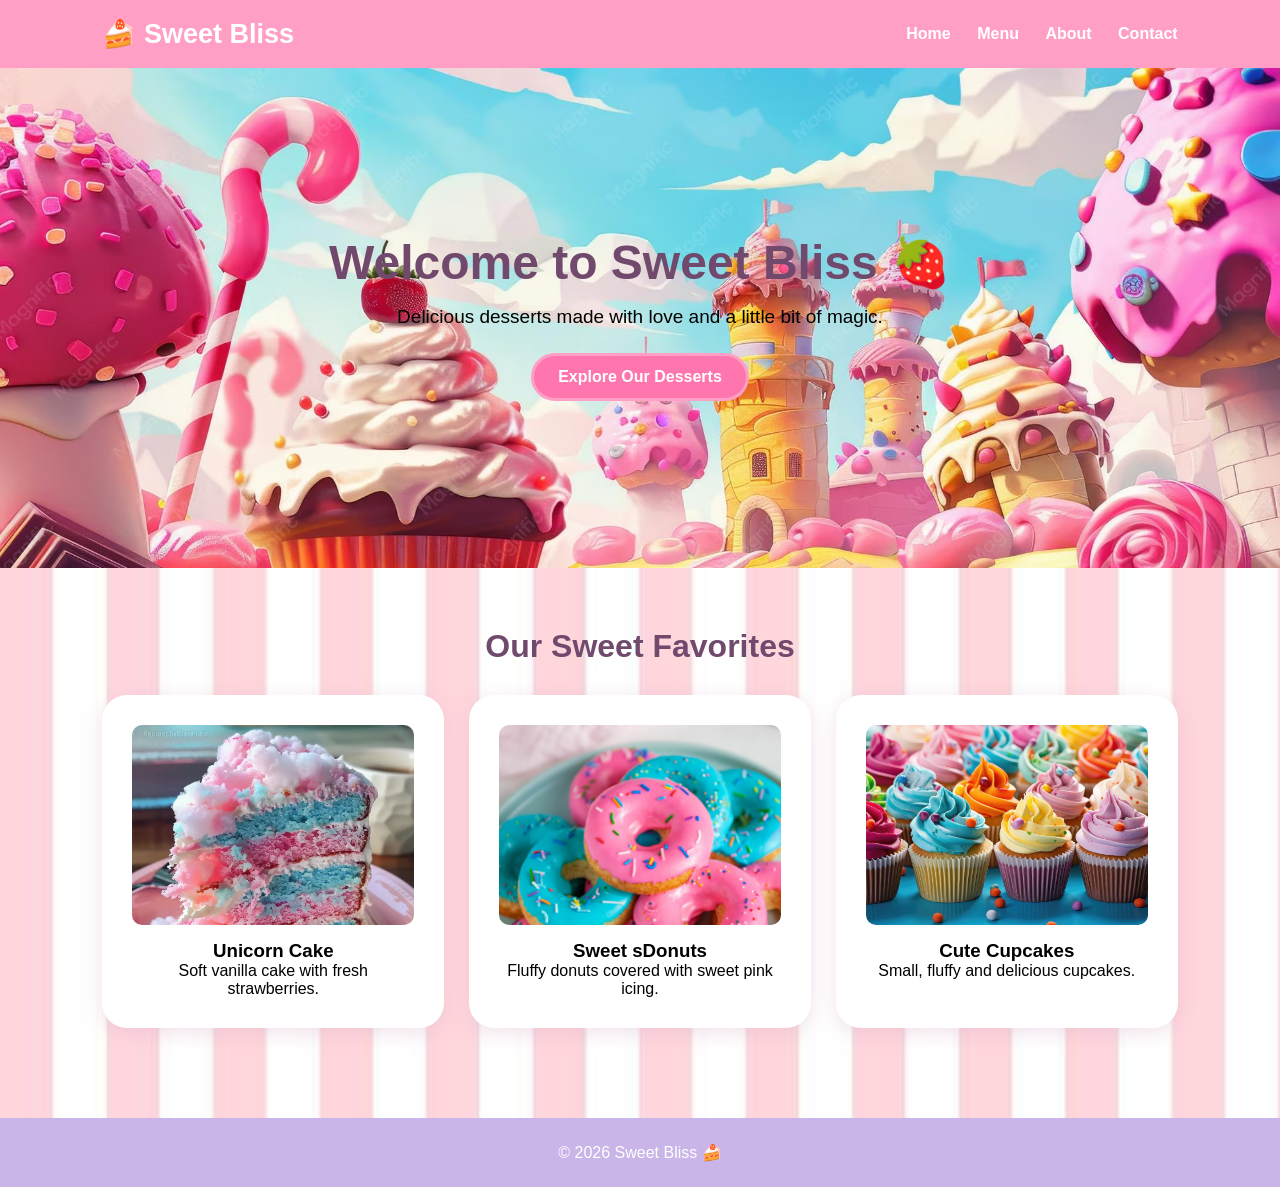
<file: index.html>
<!DOCTYPE html>
<html lang="en">
<head>
  <meta charset="UTF-8">
  <meta name="viewport" content="width=device-width, initial-scale=1.0">
  <title>Sweet Bliss - Home</title>
  <link rel="stylesheet" href="style.css">
</head>
<body>

<header>
  <div class="logo">🍰 Sweet Bliss</div>
  <nav>
    <a href="index.html">Home</a>
    <a href="desertmenu.html">Menu</a>
    <a href="aboutus.html">About</a>
    <a href="contact.html">Contact</a>
  </nav>
</header>

<section class="hero">
  <div>
    <h1>Welcome to Sweet Bliss 🍓</h1>
    <p>Delicious desserts made with love and a little bit of magic.</p>
    <a href="desertmenu.html" class="btn">Explore Our Desserts</a>
  </div>
</section>

<section class="featured">
  <h2>Our Sweet Favorites</h2>

  <div class="cards">
    <div class="card ">
      <div class="emoji_1"></div>
      <h3>Unicorn Cake</h3>
      <p>Soft vanilla cake with fresh strawberries.</p>
    </div>

    <div class="card">
      <div class="emoji_2"></div>
      <h3>Sweet sDonuts</h3>
      <p>Fluffy donuts covered with sweet pink icing.</p>
    </div>

    <div class="card">
      <div class="emoji_3"></div>
      <h3>Cute Cupcakes</h3>
      <p>Small, fluffy and delicious cupcakes.</p>
    </div>
  </div>
</section>

<footer>
  <p>© 2026 Sweet Bliss 🍰</p>
</footer>

</body>
</html>
</file>
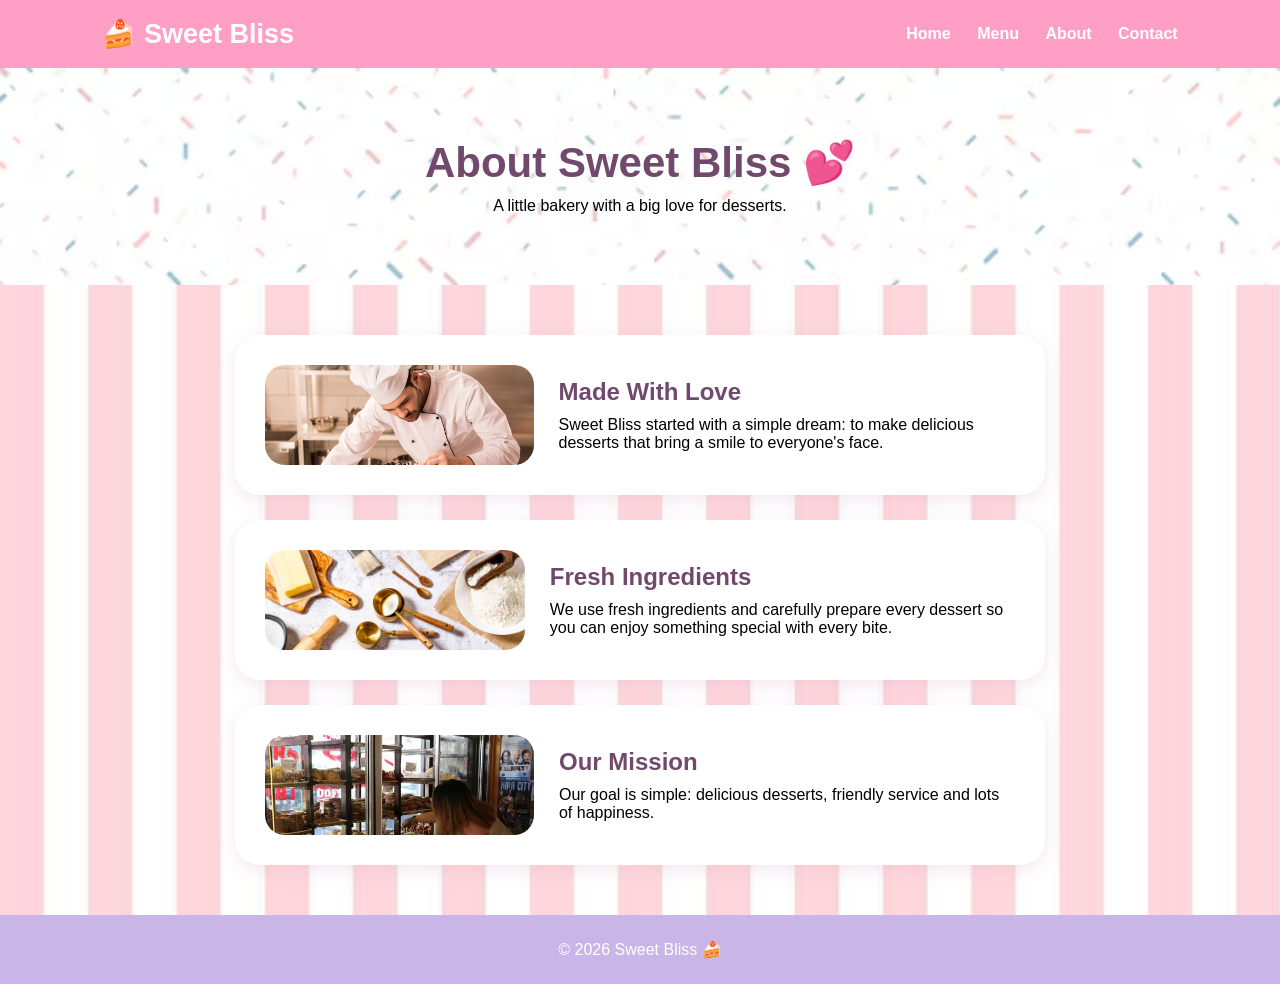
<file: aboutus.html>
<!DOCTYPE html>
<html lang="en">
<head>
  <meta charset="UTF-8">
  <meta name="viewport" content="width=device-width, initial-scale=1.0">
  <title>Sweet Bliss - About</title>
  <link rel="stylesheet" href="style.css">
</head>
<body>

<header>
  <div class="logo">🍰 Sweet Bliss</div>
  <nav>
    <a href="index.html">Home</a>
    <a href="desertmenu.html">Menu</a>
    <a href="aboutus.html">About</a>
    <a href="contact.html">Contact</a>
  </nav>
</header>

<main class="about-page">

  <section class="about-hero">
    <h1>About Sweet Bliss 💕</h1>
    <p>A little bakery with a big love for desserts.</p>
  </section>

  <section class="about-content">

    <div class="about-box">
      <div class="big-emoji"> </div>
      <div>
        <h2>Made With Love</h2>
        <p>
          Sweet Bliss started with a simple dream:
          to make delicious desserts that bring a smile
          to everyone's face.
        </p>
      </div>
    </div>

    <div class="about-box">
      <div class="big-emoji_1"> </div>
      <div>
        <h2>Fresh Ingredients</h2>
        <p>
          We use fresh ingredients and carefully prepare
          every dessert so you can enjoy something special
          with every bite.
        </p>
      </div>
    </div>

    <div class="about-box">
      <div class="big-emoji_2"> </div>
      <div>
        <h2>Our Mission</h2>
        <p>
          Our goal is simple: delicious desserts,
          friendly service and lots of happiness.
        </p>
      </div>
    </div>

  </section>

</main>

<footer>
  <p>© 2026 Sweet Bliss 🍰</p>
</footer>

</body>
</html>
</file>
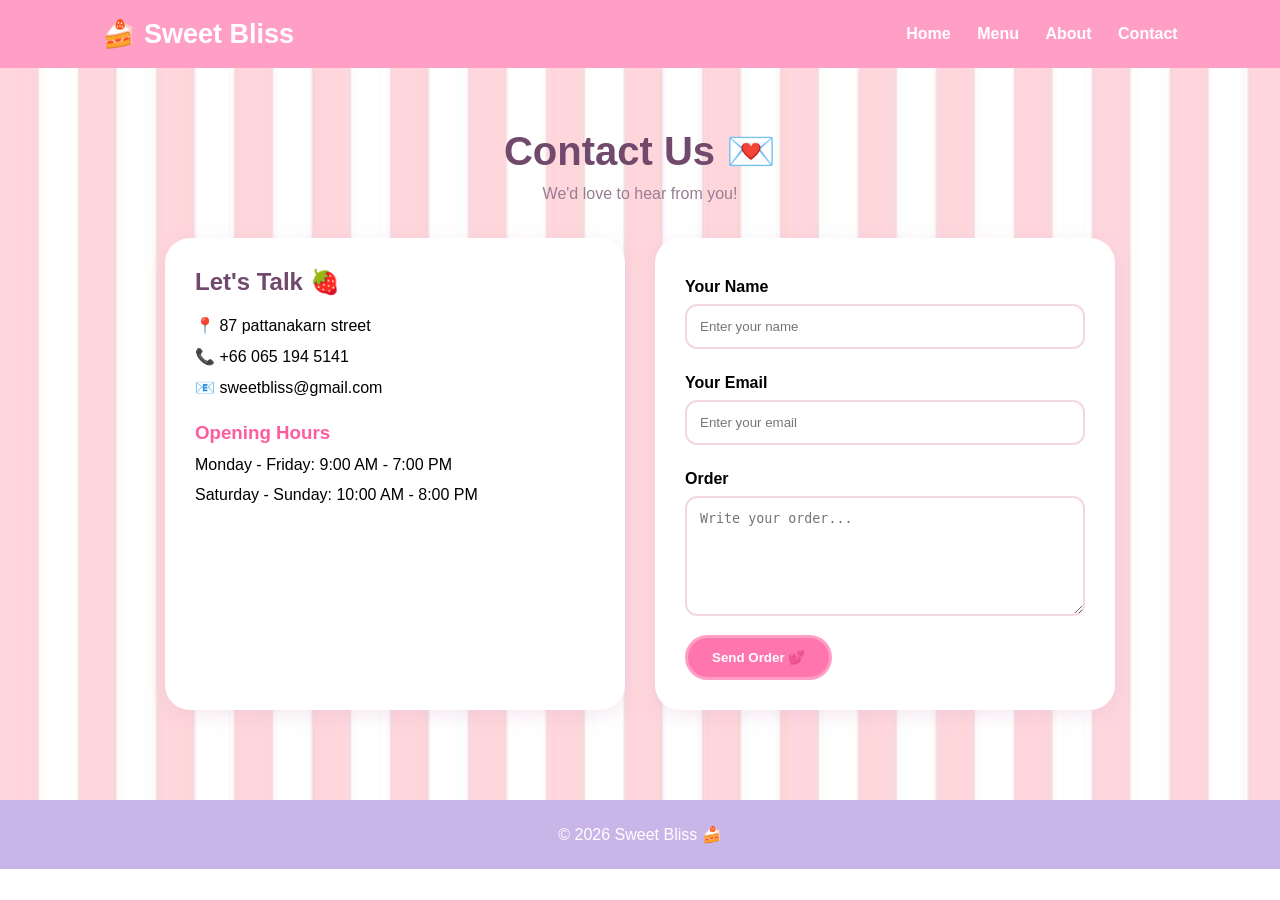
<file: contact.html>
<!DOCTYPE html>
<html lang="en">
<head>
  <meta charset="UTF-8">
  <meta name="viewport" content="width=device-width, initial-scale=1.0">
  <title>Sweet Bliss - Contact</title>
  <link rel="stylesheet" href="style.css">
</head>
<body>

<header>
  <div class="logo">🍰 Sweet Bliss</div>
  <nav>
    <a href="index.html">Home</a>
    <a href="desertmenu.html">Menu</a>
    <a href="aboutus.html">About</a>
    <a href="contact.html">Contact</a>
  </nav>
</header>

<main class="contact-page">

  <h1>Contact Us 💌</h1>
  <p class="subtitle">We'd love to hear from you!</p>

  <div class="contact-container">

    <div class="contact-info">
      <h2>Let's Talk 🍓</h2>

      <p>📍 87 pattanakarn street </p>
      <p>📞 +66 065 194 5141</p>
      <p>📧 sweetbliss@gmail.com </p>

      <h3>Opening Hours</h3>
      <p>Monday - Friday: 9:00 AM - 7:00 PM</p>
      <p>Saturday - Sunday: 10:00 AM - 8:00 PM</p>
    </div>

    <form class="contact-form">

      <label>Your Name</label>
      <input type="text" placeholder="Enter your name">

      <label>Your Email</label>
      <input type="email" placeholder="Enter your email">

      <label>Order</label>
      <textarea rows="6" placeholder="Write your order..."></textarea>

      <button type="submit">Send Order 💕</button>

    </form>

  </div>

</main>

<footer>
  <p>© 2026 Sweet Bliss 🍰</p>
</footer>

</body>
</html>
</file>
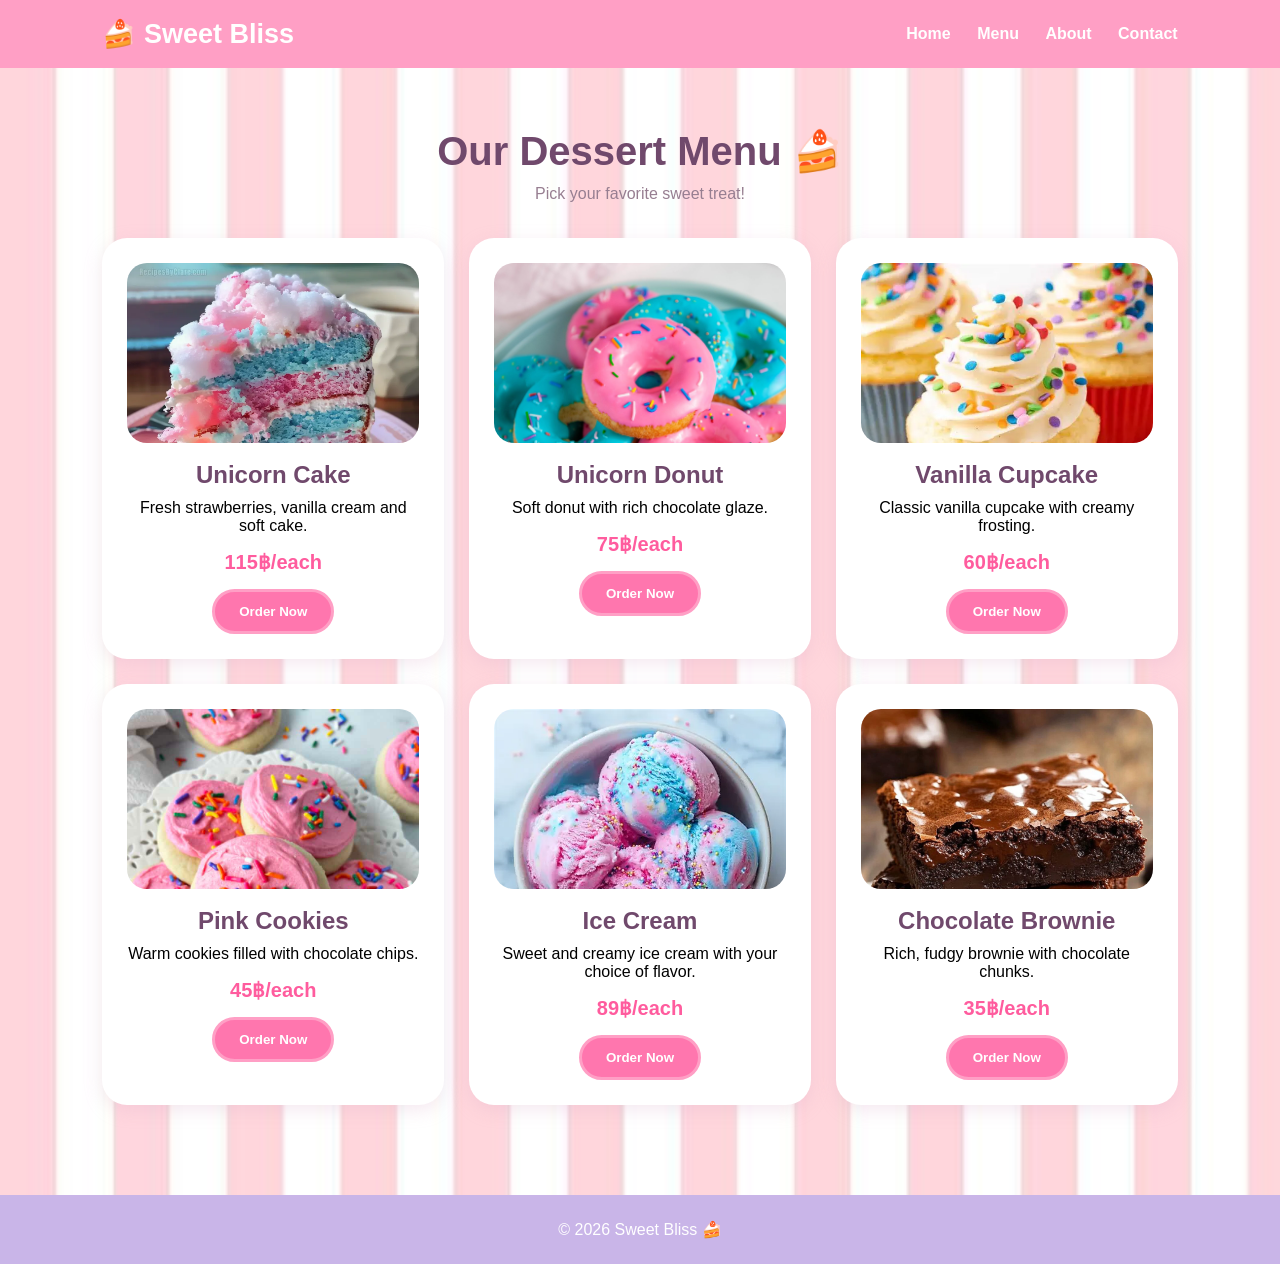
<file: desertmenu.html>
<!DOCTYPE html>
<html lang="en">
<head>
  <meta charset="UTF-8">
  <meta name="viewport" content="width=device-width, initial-scale=1.0">
  <title>Sweet Bliss - Menu</title>
  <link rel="stylesheet" href="style.css">
</head>
<body>

<header>
  <div class="logo">🍰 Sweet Bliss</div>
  <nav>
    <a href="index.html">Home</a>
    <a href="desertmenu.html">Menu</a>
    <a href="aboutus.html">About</a>
    <a href="contact.html">Contact</a>
  </nav>
</header>

<main class="page">
  <h1>Our Dessert Menu 🍰</h1>
  <p class="subtitle">Pick your favorite sweet treat!</p>

  <div class="menu-grid">

    <div class="dessert">
      <div class="dessert-img"> </div>
      <h2>Unicorn Cake</h2>
      <p>Fresh strawberries, vanilla cream and soft cake.</p>
      <strong>115฿/each</strong>
      <button>Order Now</button>
    </div>

    <div class="dessert">
      <div class="dessert-img_1"> </div>
      <h2>Unicorn Donut</h2>
      <p>Soft donut with rich chocolate glaze.</p>
      <strong>75฿/each</strong>
      <button>Order Now</button>
    </div>

    <div class="dessert">
      <div class="dessert-img_2"> </div>
      <h2>Vanilla Cupcake</h2>
      <p>Classic vanilla cupcake with creamy frosting.</p>
      <strong>60฿/each</strong>
      <button>Order Now</button>
    </div>

    <div class="dessert">
      <div class="dessert-img_3"></div>
      <h2>Pink Cookies</h2>
      <p>Warm cookies filled with chocolate chips.</p>
      <strong>45฿/each</strong>
      <button>Order Now</button>
    </div>

    <div class="dessert">
      <div class="dessert-img_4"></div>
      <h2>Ice Cream</h2>
      <p>Sweet and creamy ice cream with your choice of flavor.</p>
      <strong>89฿/each</strong>
      <button>Order Now</button>
    </div>

    <div class="dessert">
      <div class="dessert-img_5"></div>
      <h2>Chocolate Brownie</h2>
      <p>Rich, fudgy brownie with chocolate chunks.</p>
      <strong>35฿/each</strong>
      <button>Order Now</button>
    </div>

  </div>
</main>

<footer>
  <p>© 2026 Sweet Bliss 🍰</p>
</footer>

</body>
</html>
</file>
<file: style.css>
* {
  margin: 0;
  padding: 0;
  box-sizing: border-box;
}

body {
  font-family: "Trebuchet MS", Arial, sans-serif;
   background: url("pink-and-white-striped-background-free-vector.webp");
  background-size: cover;
  background-repeat: no-repeat;
}

/* ===== Header ===== */

header {
  background: #ff9fc5;
  padding: 18px 8%;
  display: flex;
  justify-content: space-between;
  align-items: center;
}

.logo {
  color: white;
  font-size: 27px;
  font-weight: bold;
}
.ba{

  background: url("2-14.jpg");
 
}
nav a {
  color: white;
  text-decoration: none;
  margin-left: 22px;
  font-weight: bold;
}

nav a:hover {
  color: #fff0f6;
}

/* ===== Buttons ===== */

.btn,
button {
  display: inline-block;
  border: 3px solid #ff9fc5;
  background: #ff76ae;
  color: white;
  padding: 12px 24px;
  border-radius: 25px;
  text-decoration: none;
  font-weight: bold;
  cursor: pointer;
  transition: 0.3s;
}

.btn:hover,
button:hover {
  background: #ed5592;
  transform: translateY(-2px);
}

/* ===== Home ===== */

.hero {
  min-height: 500px;
  display: flex;
  justify-content: center;
  align-items: center;
  text-align: center;
  background: url("landscape-background-fantasy-sweet-candy-land-game-cupcakes-confectionery-chocolate-dream-scene-panorama-design-lollipop-dessert-candy-land-scene-with-road-childish_76964-146781.avif");
  background-size: cover;
  background-repeat: no-repeat;
  padding: 40px;
}

.hero h1 {
  font-size: 48px;
  color: #70496c;
  margin-bottom: 15px;
}

.hero p {
  font-size: 19px;
  margin-bottom: 25px;
}

.featured {
  padding: 60px 8%;
  text-align: center;
}

.featured h2 {
  color: #70496c;
  font-size: 32px;
  margin-bottom: 30px;
}

.cards {
  display: grid;
  grid-template-columns: repeat(3, 1fr);
  gap: 25px;
}

.card {
  background: white;
  padding: 30px;
  border-radius: 25px;
  box-shadow: 0 5px 20px #d9a9c555;
}

.emoji_1 {
  font-size: 65px;
  margin-bottom: 15px;
   background: url("1737386403707-6xfzphiw.webp");
   background-size: cover;
   background-repeat: no-repeat;
   width:100%;
   height: 200px;
   border-radius: 10px;


}
.emoji_2 {
  font-size: 65px;
  margin-bottom: 15px;
   background: url("R.jpg");
   background-size: cover;
   background-repeat: no-repeat;
   width:100%;
   height: 200px;
   border-radius: 10px;


}
.emoji_3 {
  font-size: 65px;
  margin-bottom: 15px;
   background: url("ai-generated-sweet-bright-cupcake-food-photo.jpg");
   background-size: cover;
   background-repeat: no-repeat;
   width:100%;
   height: 200px;
   border-radius: 10px;


}
/* ===== Menu ===== */

.page {
  padding: 60px 8%;
  text-align: center;
}

.page h1,
.contact-page h1 {
  color: #70496c;
  font-size: 40px;
}

.subtitle {
  margin: 10px 0 35px;
  color: #977e91;
}

.menu-grid {
  display: grid;
  grid-template-columns: repeat(3, 1fr);
  gap: 25px;
}

.dessert {
  background: white;
  padding: 25px;
  border-radius: 25px;
  box-shadow: 0 5px 18px #d9a9c544;
  transition: 0.3s;
}

.dessert:hover {
  transform: translateY(-7px);
}

.dessert-img {
  font-size: 80px;
  background: url("1737386403707-6xfzphiw.webp");
  background-size: cover;
  border-radius: 20px;
  height: 180px;
  width: 100%;
  padding: 20px;
  margin-bottom: 18px;
}
.dessert-img_1 {
  font-size: 80px;
  background: url("R.jpg");
  background-size: cover;
  border-radius: 20px;
  height: 180px;
  width: 100%;
  padding: 20px;
  margin-bottom: 18px;
}
.dessert-img_2 {
  font-size: 80px;
  background: url("OIP.webp");
  background-size: cover;
  border-radius: 20px;
  height: 180px;
  width: 100%;
  padding: 20px;
  margin-bottom: 18px;
}
.dessert-img_3 {
  font-size: 80px;
  background: url("Soft-frosted-cookies-720x960.jpg");
  background-size: cover;
  border-radius: 20px;
  height: 180px;
  width: 100%;
  padding: 20px;
  margin-bottom: 18px;
}
.dessert-img_4 {
  font-size: 80px;
  background: url("OIP (2).webp");
  background-size: cover;
  border-radius: 20px;
  height: 180px;
  width: 100%;
  padding: 20px;
  margin-bottom: 18px;
}
.dessert-img_5 {
  font-size: 80px;
  background: url("2-14.jpg");
  background-size: cover;
  border-radius: 20px;
  height: 180px;
  width: 100%;
  padding: 20px;
  margin-bottom: 18px;
}
.dessert h2 {
  color: #70496c;
  margin-bottom: 10px;
}

.dessert p {
  margin-bottom: 15px;
}

.dessert strong {
  display: block;
  color: #ff5c9e;
  font-size: 20px;
  margin-bottom: 15px;
}

/* ===== About ===== */

.about-hero {
  text-align: center;
  padding: 70px 20px;
  background: url("sprinkle-vector-seamless-pattern-background_322958-5491.avif");
  background-size: cover;
  background-repeat: no-repeat;
}

.about-hero h1 {
  font-size: 42px;
  color: #70496c;
  margin-bottom: 10px;
}

.about-content {
  max-width: 850px;
  margin: 50px auto;
  padding: 0 20px;
}

.about-box {
  background: white;
  display: flex;
  align-items: center;
  gap: 25px;
  padding: 30px;
  margin-bottom: 25px;
  border-radius: 25px;
  box-shadow: 0 5px 18px #d9a9c544;
}

.big-emoji {
  font-size: 65px;
  background:url("CIV Sept 12.png");
  background-size: cover;
  border-radius: 20px;
  width: 50%;
  padding: 50px;
}
.big-emoji_1 {
  font-size: 65px;
  background:url("istockphoto-1405383671-612x612.jpg");
  background-size: cover;
  border-radius: 20px;
  width: 50%;
  padding: 50px;
}
.big-emoji_2 {
  font-size: 65px;
  background:url("OIP (3).webp");
  background-size: cover;
  border-radius: 20px;
  width: 40%;
  padding: 50px;
}



.about-box h2 {
  color: #70496c;
  margin-bottom: 10px;
}

/* ===== Contact ===== */

.contact-page {
  padding: 60px 8%;
  text-align: center;
}

.contact-container {
  max-width: 950px;
  margin: auto;
  display: grid;
  grid-template-columns: 1fr 1fr;
  gap: 30px;
  text-align: left;
}

.contact-info,
.contact-form {
  background: white;
  padding: 30px;
  border-radius: 25px;
  box-shadow: 0 5px 18px #d9a9c544;
}

.contact-info h2 {
  color: #70496c;
  margin-bottom: 20px;
}

.contact-info p {
  margin: 12px 0;
}

.contact-info h3 {
  color: #ff5c9e;
  margin-top: 25px;
}

.contact-form label {
  display: block;
  margin-top: 10px;
  font-weight: bold;
}

.contact-form input,
.contact-form textarea {
  width: 100%;
  padding: 13px;
  margin: 8px 0 15px;
  border: 2px solid #f3d7e5;
  border-radius: 12px;
  outline: none;
}

.contact-form input:focus,
.contact-form textarea:focus {
  border-color: #ff9fc5;
}

/* ===== Footer ===== */

footer {
  background: #c9b5e8;
  color: white;
  text-align: center;
  padding: 25px;
  margin-top: 30px;
}

/* ===== Mobile ===== */

@media (max-width: 750px) {

  header {
    flex-direction: column;
    gap: 15px;
  }

  nav a {
    margin: 0 7px;
  }

  .hero h1 {
    font-size: 36px;
  }

  .cards,
  .menu-grid,
  .contact-container {
    grid-template-columns: 1fr;
  }

  .about-box {
    flex-direction: column;
    text-align: center;
  }
}
</file>
